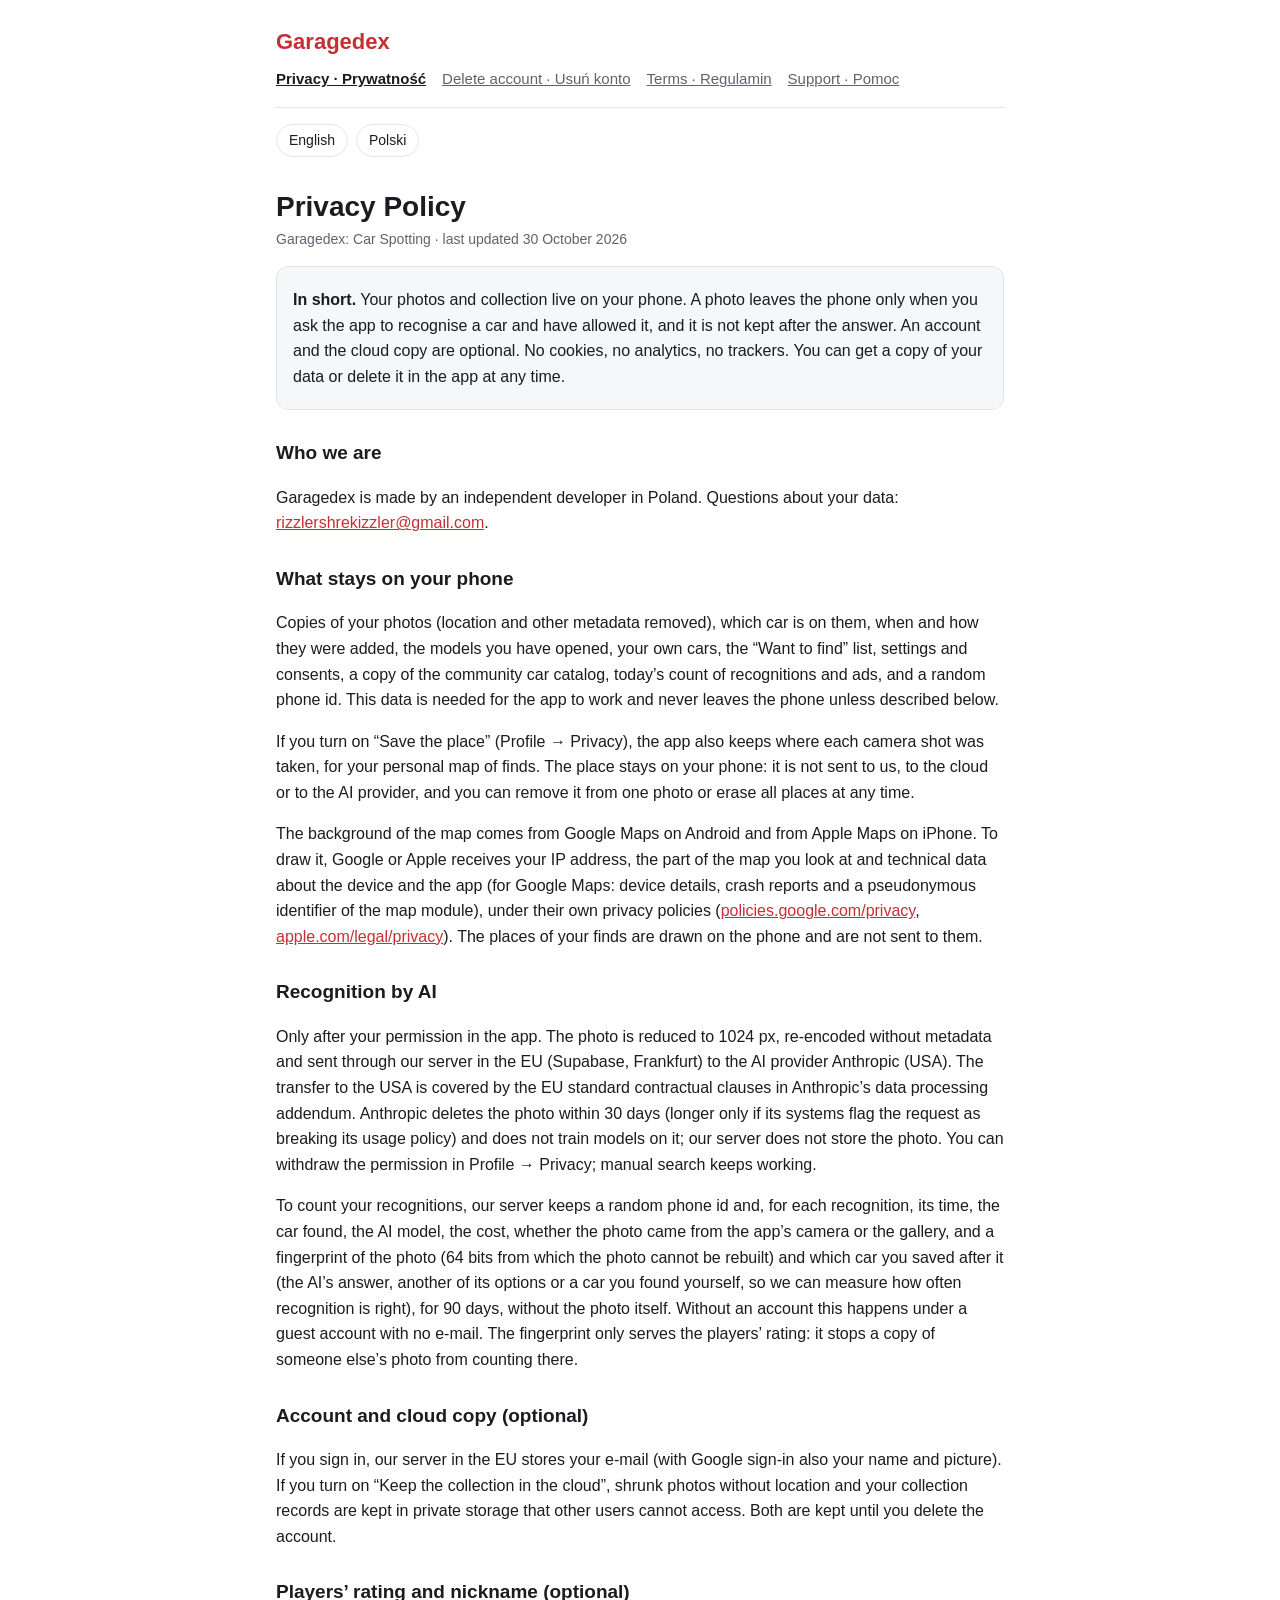
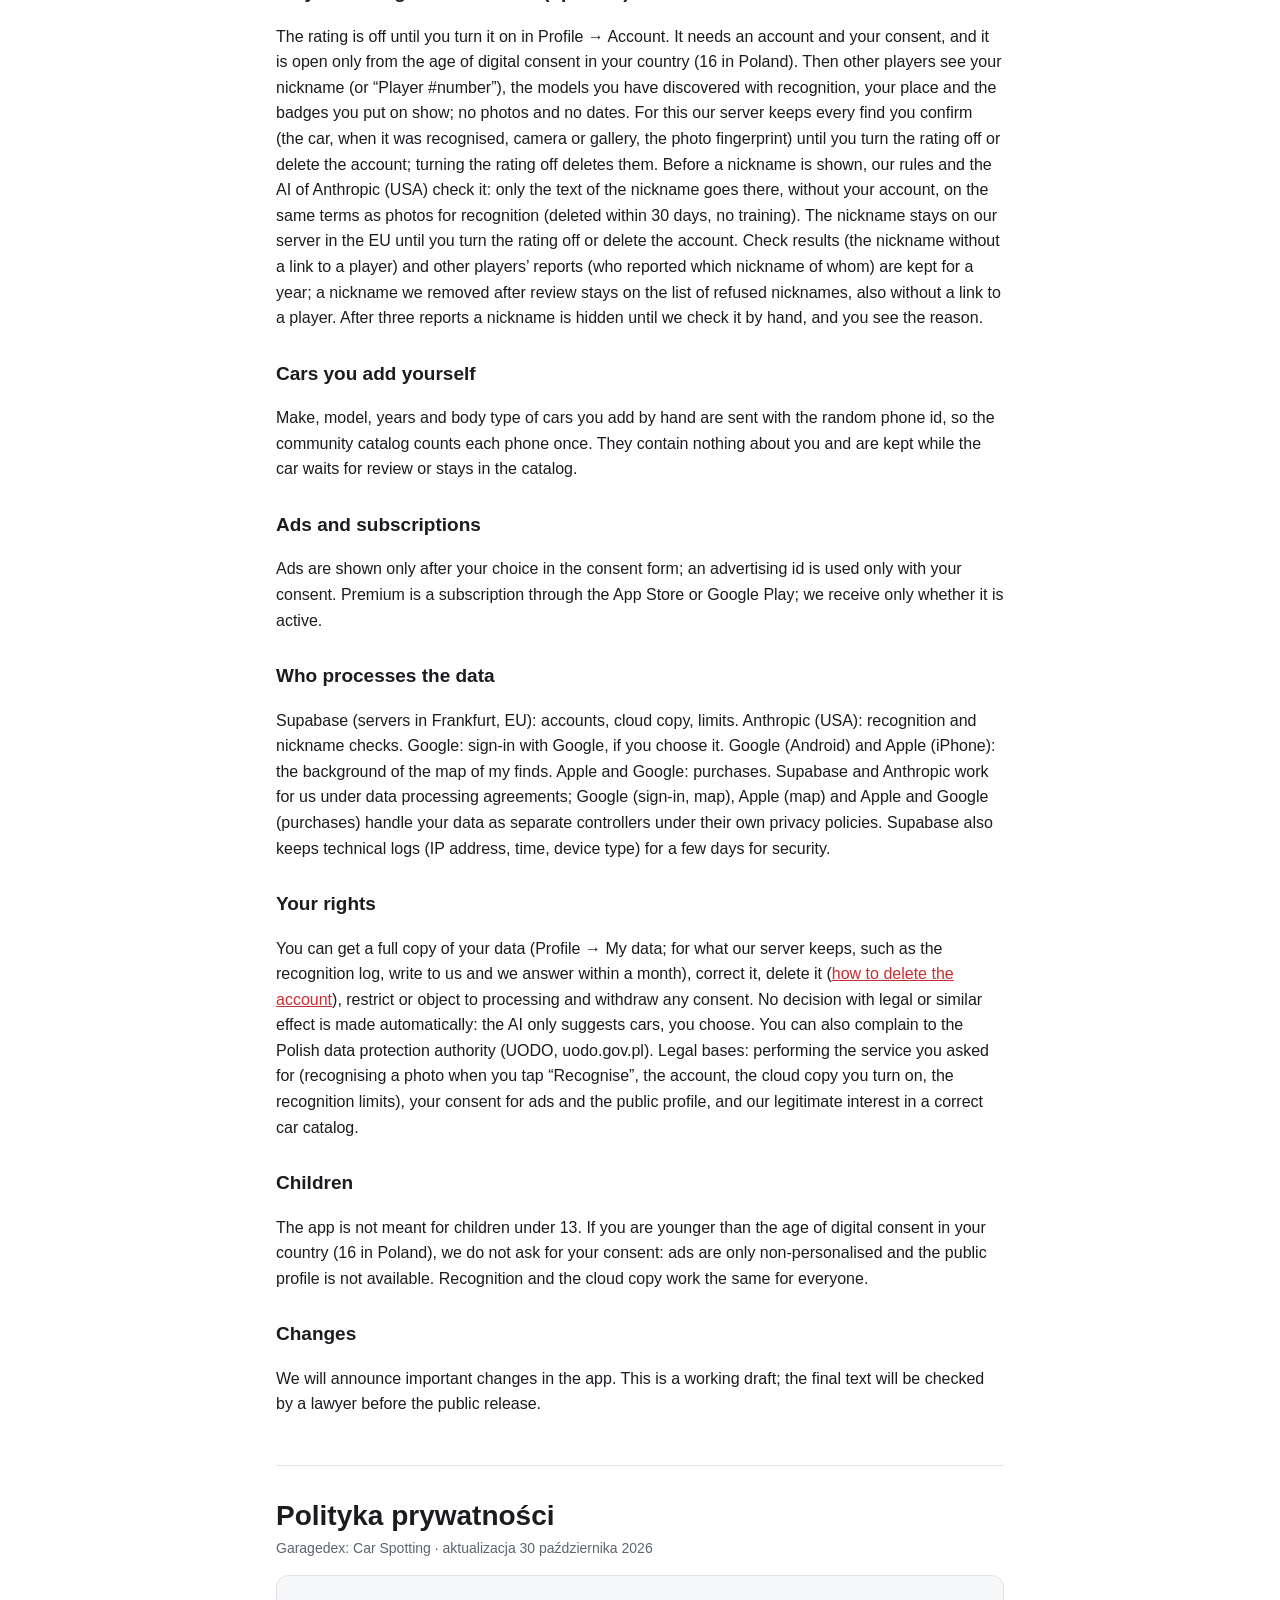
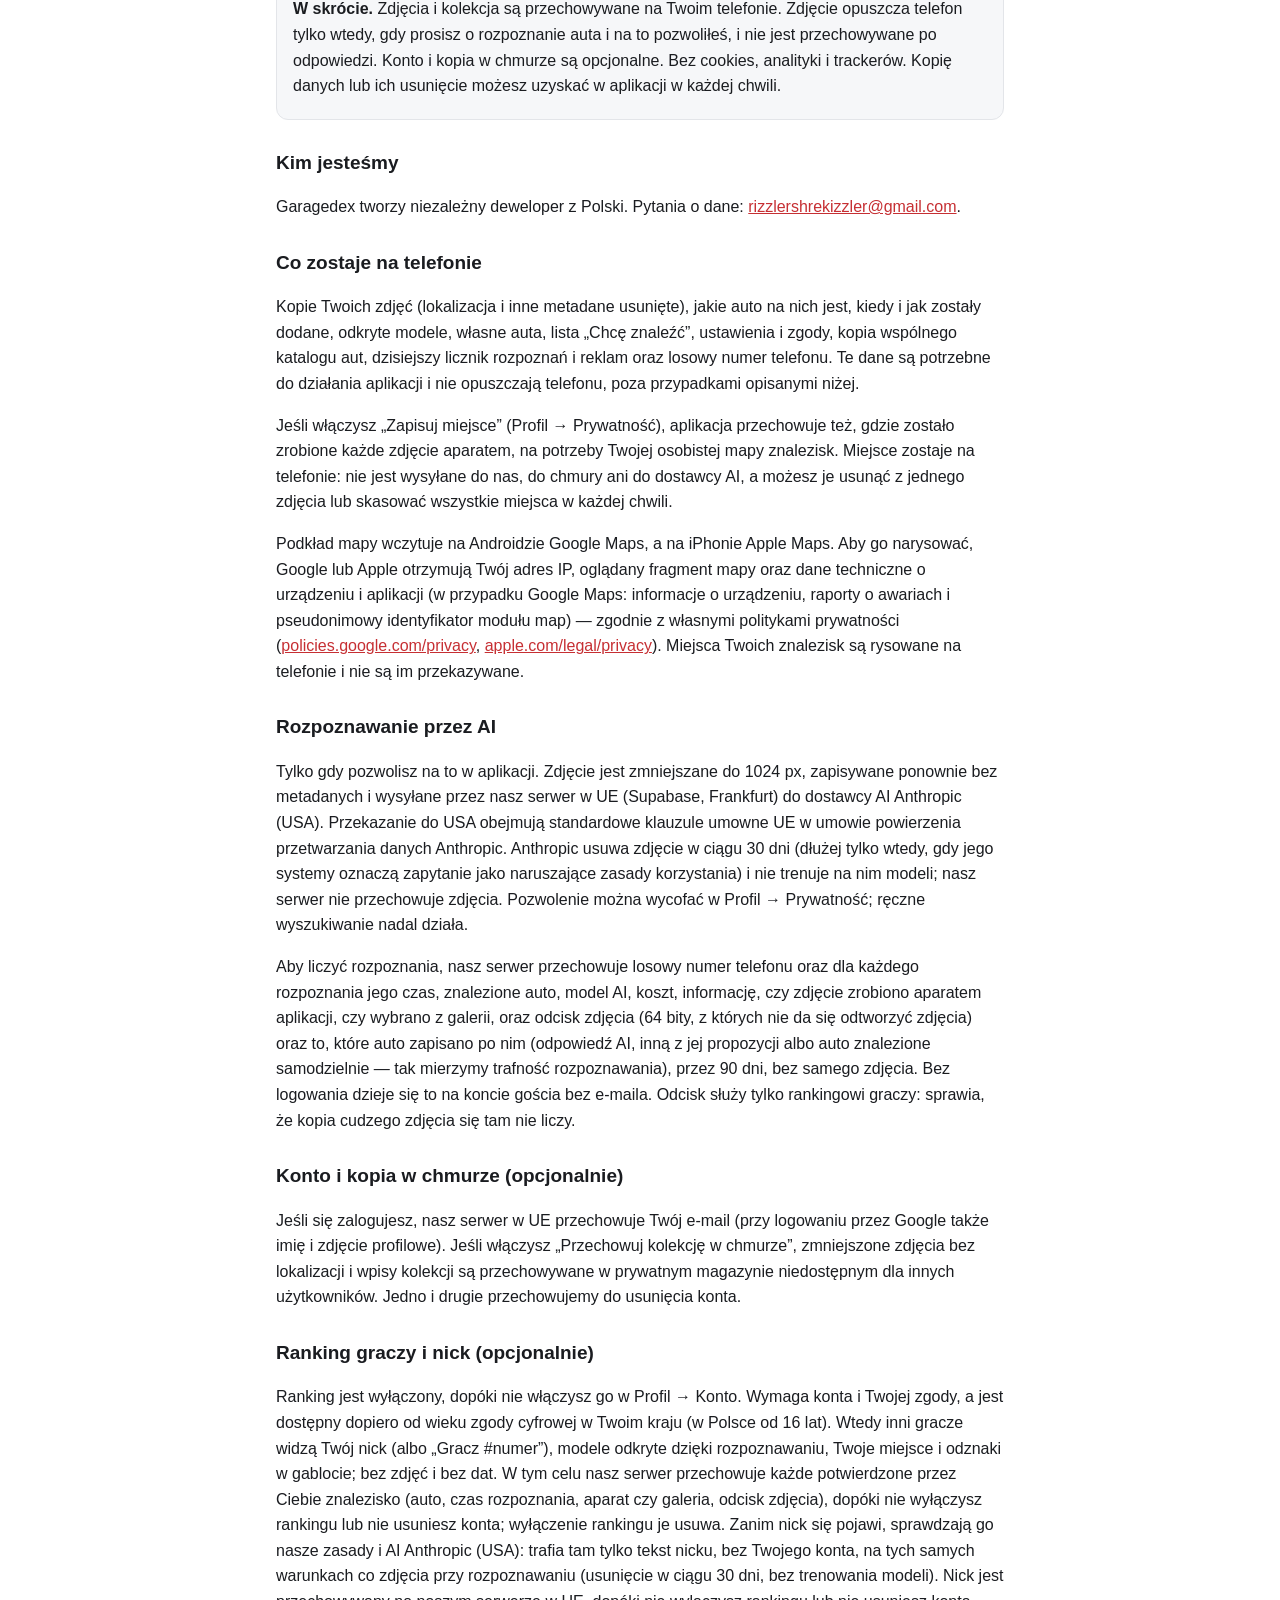
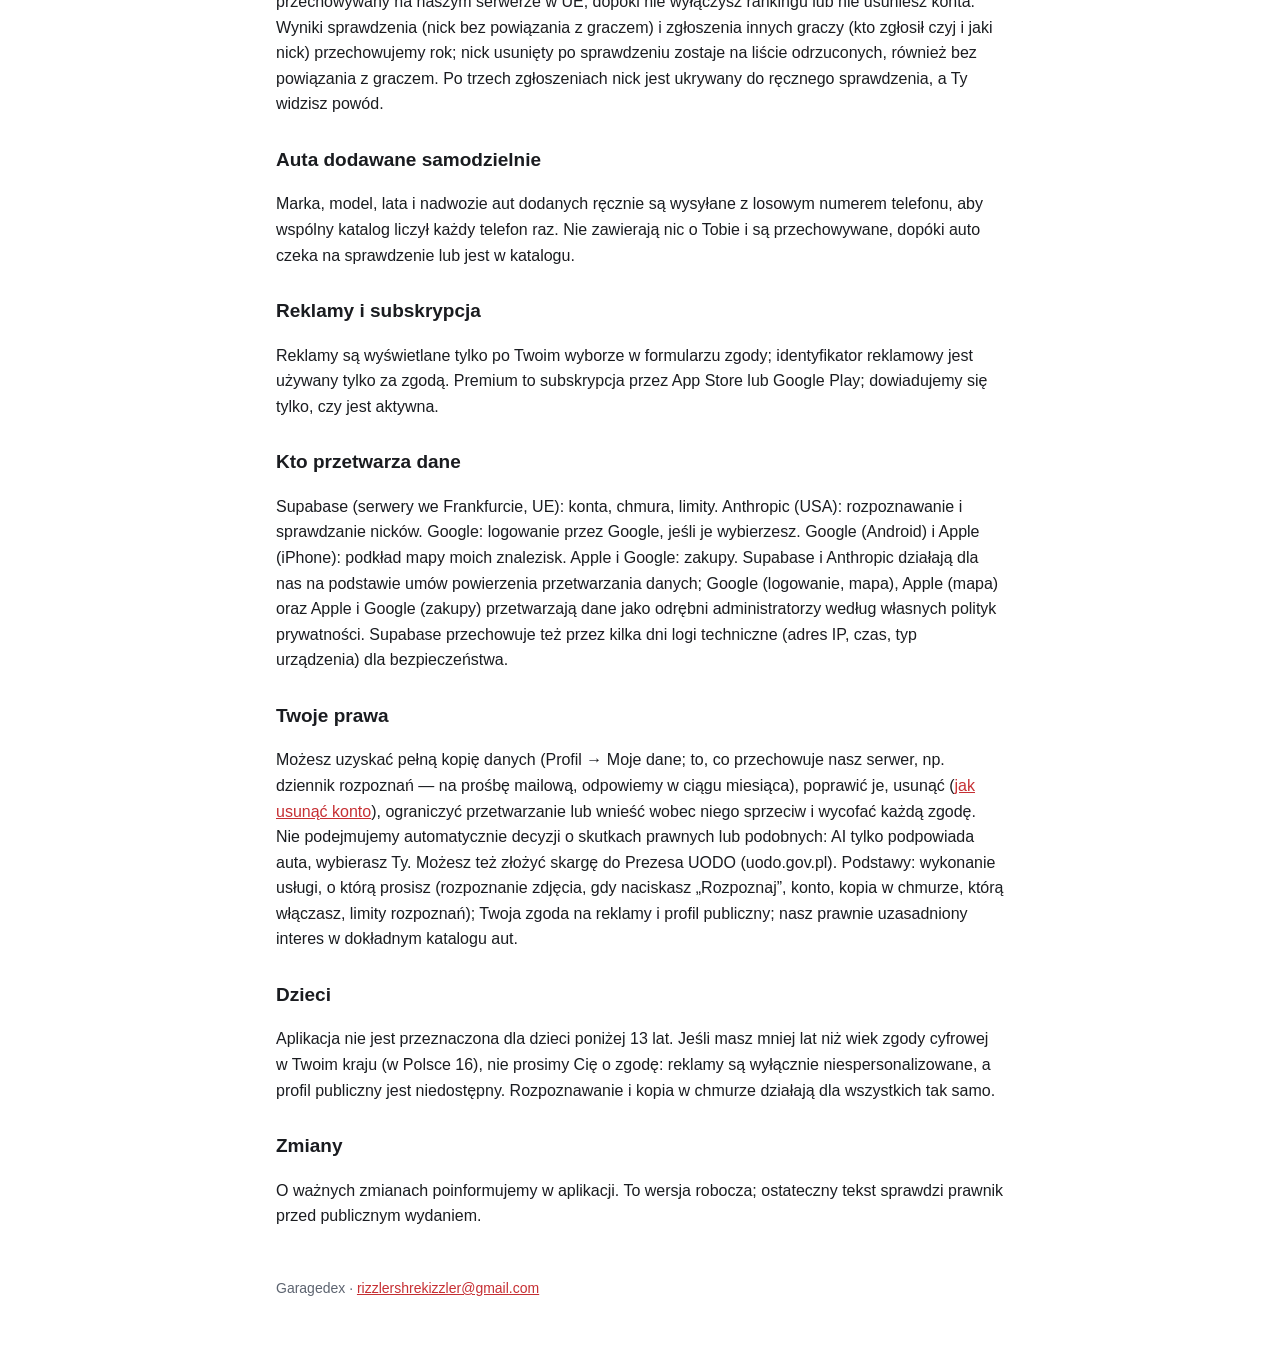
<file: index.html>
<!doctype html>
<html lang="en">
<head>
  <meta charset="utf-8">
  <meta name="viewport" content="width=device-width, initial-scale=1">
  <title>Garagedex — Privacy Policy</title>
  <link rel="stylesheet" href="style.css">
</head>
<body>
<main>
  <header>
    <a class="brand" href="index.html">Garagedex</a>
    <nav>
      <a href="index.html" aria-current="page">Privacy · Prywatność</a>
      <a href="delete-account.html">Delete account · Usuń konto</a>
      <a href="terms.html">Terms · Regulamin</a>
      <a href="support.html">Support · Pomoc</a>
    </nav>
  </header>
  <div class="languages"><a href="#en">English</a><a href="#pl">Polski</a></div>

  <section class="lang" id="en" lang="en">
    <h1>Privacy Policy</h1>
    <p class="date">Garagedex: Car Spotting · last updated 30 October 2026</p>
    <div class="short">
      <p><strong>In short.</strong> Your photos and collection live on your phone. A photo leaves the phone only when you ask the app to recognise a car and have allowed it, and it is not kept after the answer. An account and the cloud copy are optional. No cookies, no analytics, no trackers. You can get a copy of your data or delete it in the app at any time.</p>
    </div>

    <h2>Who we are</h2>
    <p>Garagedex is made by an independent developer in Poland. Questions about your data: <a href="mailto:rizzlershrekizzler@gmail.com">rizzlershrekizzler@gmail.com</a>.</p>

    <h2>What stays on your phone</h2>
    <p>Copies of your photos (location and other metadata removed), which car is on them, when and how they were added, the models you have opened, your own cars, the “Want to find” list, settings and consents, a copy of the community car catalog, today’s count of recognitions and ads, and a random phone id. This data is needed for the app to work and never leaves the phone unless described below.</p>
    <p>If you turn on “Save the place” (Profile → Privacy), the app also keeps where each camera shot was taken, for your personal map of finds. The place stays on your phone: it is not sent to us, to the cloud or to the AI provider, and you can remove it from one photo or erase all places at any time.</p>
    <p>The background of the map comes from Google Maps on Android and from Apple Maps on iPhone. To draw it, Google or Apple receives your IP address, the part of the map you look at and technical data about the device and the app (for Google Maps: device details, crash reports and a pseudonymous identifier of the map module), under their own privacy policies (<a href="https://policies.google.com/privacy">policies.google.com/privacy</a>, <a href="https://www.apple.com/legal/privacy/">apple.com/legal/privacy</a>). The places of your finds are drawn on the phone and are not sent to them.</p>

    <h2>Recognition by AI</h2>
    <p>Only after your permission in the app. The photo is reduced to 1024 px, re-encoded without metadata and sent through our server in the EU (Supabase, Frankfurt) to the AI provider Anthropic (USA). The transfer to the USA is covered by the EU standard contractual clauses in Anthropic’s data processing addendum. Anthropic deletes the photo within 30 days (longer only if its systems flag the request as breaking its usage policy) and does not train models on it; our server does not store the photo. You can withdraw the permission in Profile → Privacy; manual search keeps working.</p>
    <p>To count your recognitions, our server keeps a random phone id and, for each recognition, its time, the car found, the AI model, the cost, whether the photo came from the app’s camera or the gallery, and a fingerprint of the photo (64 bits from which the photo cannot be rebuilt) and which car you saved after it (the AI’s answer, another of its options or a car you found yourself, so we can measure how often recognition is right), for 90 days, without the photo itself. Without an account this happens under a guest account with no e-mail. The fingerprint only serves the players’ rating: it stops a copy of someone else’s photo from counting there.</p>

    <h2>Account and cloud copy (optional)</h2>
    <p>If you sign in, our server in the EU stores your e-mail (with Google sign-in also your name and picture). If you turn on “Keep the collection in the cloud”, shrunk photos without location and your collection records are kept in private storage that other users cannot access. Both are kept until you delete the account.</p>

    <h2>Players’ rating and nickname (optional)</h2>
    <p>The rating is off until you turn it on in Profile → Account. It needs an account and your consent, and it is open only from the age of digital consent in your country (16 in Poland). Then other players see your nickname (or “Player #number”), the models you have discovered with recognition, your place and the badges you put on show; no photos and no dates. For this our server keeps every find you confirm (the car, when it was recognised, camera or gallery, the photo fingerprint) until you turn the rating off or delete the account; turning the rating off deletes them. Before a nickname is shown, our rules and the AI of Anthropic (USA) check it: only the text of the nickname goes there, without your account, on the same terms as photos for recognition (deleted within 30 days, no training). The nickname stays on our server in the EU until you turn the rating off or delete the account. Check results (the nickname without a link to a player) and other players’ reports (who reported which nickname of whom) are kept for a year; a nickname we removed after review stays on the list of refused nicknames, also without a link to a player. After three reports a nickname is hidden until we check it by hand, and you see the reason.</p>

    <h2>Cars you add yourself</h2>
    <p>Make, model, years and body type of cars you add by hand are sent with the random phone id, so the community catalog counts each phone once. They contain nothing about you and are kept while the car waits for review or stays in the catalog.</p>

    <h2>Ads and subscriptions</h2>
    <p>Ads are shown only after your choice in the consent form; an advertising id is used only with your consent. Premium is a subscription through the App Store or Google Play; we receive only whether it is active.</p>

    <h2>Who processes the data</h2>
    <p>Supabase (servers in Frankfurt, EU): accounts, cloud copy, limits. Anthropic (USA): recognition and nickname checks. Google: sign-in with Google, if you choose it. Google (Android) and Apple (iPhone): the background of the map of my finds. Apple and Google: purchases. Supabase and Anthropic work for us under data processing agreements; Google (sign-in, map), Apple (map) and Apple and Google (purchases) handle your data as separate controllers under their own privacy policies. Supabase also keeps technical logs (IP address, time, device type) for a few days for security.</p>

    <h2>Your rights</h2>
    <p>You can get a full copy of your data (Profile → My data; for what our server keeps, such as the recognition log, write to us and we answer within a month), correct it, delete it (<a href="delete-account.html">how to delete the account</a>), restrict or object to processing and withdraw any consent. No decision with legal or similar effect is made automatically: the AI only suggests cars, you choose. You can also complain to the Polish data protection authority (UODO, uodo.gov.pl). Legal bases: performing the service you asked for (recognising a photo when you tap “Recognise”, the account, the cloud copy you turn on, the recognition limits), your consent for ads and the public profile, and our legitimate interest in a correct car catalog.</p>

    <h2>Children</h2>
    <p>The app is not meant for children under 13. If you are younger than the age of digital consent in your country (16 in Poland), we do not ask for your consent: ads are only non-personalised and the public profile is not available. Recognition and the cloud copy work the same for everyone.</p>

    <h2>Changes</h2>
    <p>We will announce important changes in the app. This is a working draft; the final text will be checked by a lawyer before the public release.</p>
  </section>

  <section class="lang" id="pl" lang="pl">
    <h1>Polityka prywatności</h1>
    <p class="date">Garagedex: Car Spotting · aktualizacja 30 października 2026</p>
    <div class="short">
      <p><strong>W skrócie.</strong> Zdjęcia i kolekcja są przechowywane na Twoim telefonie. Zdjęcie opuszcza telefon tylko wtedy, gdy prosisz o rozpoznanie auta i na to pozwoliłeś, i nie jest przechowywane po odpowiedzi. Konto i kopia w chmurze są opcjonalne. Bez cookies, analityki i trackerów. Kopię danych lub ich usunięcie możesz uzyskać w aplikacji w każdej chwili.</p>
    </div>

    <h2>Kim jesteśmy</h2>
    <p>Garagedex tworzy niezależny deweloper z Polski. Pytania o dane: <a href="mailto:rizzlershrekizzler@gmail.com">rizzlershrekizzler@gmail.com</a>.</p>

    <h2>Co zostaje na telefonie</h2>
    <p>Kopie Twoich zdjęć (lokalizacja i inne metadane usunięte), jakie auto na nich jest, kiedy i jak zostały dodane, odkryte modele, własne auta, lista „Chcę znaleźć”, ustawienia i zgody, kopia wspólnego katalogu aut, dzisiejszy licznik rozpoznań i reklam oraz losowy numer telefonu. Te dane są potrzebne do działania aplikacji i nie opuszczają telefonu, poza przypadkami opisanymi niżej.</p>
    <p>Jeśli włączysz „Zapisuj miejsce” (Profil → Prywatność), aplikacja przechowuje też, gdzie zostało zrobione każde zdjęcie aparatem, na potrzeby Twojej osobistej mapy znalezisk. Miejsce zostaje na telefonie: nie jest wysyłane do nas, do chmury ani do dostawcy AI, a możesz je usunąć z jednego zdjęcia lub skasować wszystkie miejsca w każdej chwili.</p>
    <p>Podkład mapy wczytuje na Androidzie Google Maps, a na iPhonie Apple Maps. Aby go narysować, Google lub Apple otrzymują Twój adres IP, oglądany fragment mapy oraz dane techniczne o urządzeniu i aplikacji (w przypadku Google Maps: informacje o urządzeniu, raporty o awariach i pseudonimowy identyfikator modułu map) — zgodnie z własnymi politykami prywatności (<a href="https://policies.google.com/privacy">policies.google.com/privacy</a>, <a href="https://www.apple.com/legal/privacy/">apple.com/legal/privacy</a>). Miejsca Twoich znalezisk są rysowane na telefonie i nie są im przekazywane.</p>

    <h2>Rozpoznawanie przez AI</h2>
    <p>Tylko gdy pozwolisz na to w aplikacji. Zdjęcie jest zmniejszane do 1024 px, zapisywane ponownie bez metadanych i wysyłane przez nasz serwer w UE (Supabase, Frankfurt) do dostawcy AI Anthropic (USA). Przekazanie do USA obejmują standardowe klauzule umowne UE w umowie powierzenia przetwarzania danych Anthropic. Anthropic usuwa zdjęcie w ciągu 30 dni (dłużej tylko wtedy, gdy jego systemy oznaczą zapytanie jako naruszające zasady korzystania) i nie trenuje na nim modeli; nasz serwer nie przechowuje zdjęcia. Pozwolenie można wycofać w Profil → Prywatność; ręczne wyszukiwanie nadal działa.</p>
    <p>Aby liczyć rozpoznania, nasz serwer przechowuje losowy numer telefonu oraz dla każdego rozpoznania jego czas, znalezione auto, model AI, koszt, informację, czy zdjęcie zrobiono aparatem aplikacji, czy wybrano z galerii, oraz odcisk zdjęcia (64 bity, z których nie da się odtworzyć zdjęcia) oraz to, które auto zapisano po nim (odpowiedź AI, inną z jej propozycji albo auto znalezione samodzielnie — tak mierzymy trafność rozpoznawania), przez 90 dni, bez samego zdjęcia. Bez logowania dzieje się to na koncie gościa bez e-maila. Odcisk służy tylko rankingowi graczy: sprawia, że kopia cudzego zdjęcia się tam nie liczy.</p>

    <h2>Konto i kopia w chmurze (opcjonalnie)</h2>
    <p>Jeśli się zalogujesz, nasz serwer w UE przechowuje Twój e-mail (przy logowaniu przez Google także imię i zdjęcie profilowe). Jeśli włączysz „Przechowuj kolekcję w chmurze”, zmniejszone zdjęcia bez lokalizacji i wpisy kolekcji są przechowywane w prywatnym magazynie niedostępnym dla innych użytkowników. Jedno i drugie przechowujemy do usunięcia konta.</p>

    <h2>Ranking graczy i nick (opcjonalnie)</h2>
    <p>Ranking jest wyłączony, dopóki nie włączysz go w Profil → Konto. Wymaga konta i Twojej zgody, a jest dostępny dopiero od wieku zgody cyfrowej w Twoim kraju (w Polsce od 16 lat). Wtedy inni gracze widzą Twój nick (albo „Gracz #numer”), modele odkryte dzięki rozpoznawaniu, Twoje miejsce i odznaki w gablocie; bez zdjęć i bez dat. W tym celu nasz serwer przechowuje każde potwierdzone przez Ciebie znalezisko (auto, czas rozpoznania, aparat czy galeria, odcisk zdjęcia), dopóki nie wyłączysz rankingu lub nie usuniesz konta; wyłączenie rankingu je usuwa. Zanim nick się pojawi, sprawdzają go nasze zasady i AI Anthropic (USA): trafia tam tylko tekst nicku, bez Twojego konta, na tych samych warunkach co zdjęcia przy rozpoznawaniu (usunięcie w ciągu 30 dni, bez trenowania modeli). Nick jest przechowywany na naszym serwerze w UE, dopóki nie wyłączysz rankingu lub nie usuniesz konta. Wyniki sprawdzenia (nick bez powiązania z graczem) i zgłoszenia innych graczy (kto zgłosił czyj i jaki nick) przechowujemy rok; nick usunięty po sprawdzeniu zostaje na liście odrzuconych, również bez powiązania z graczem. Po trzech zgłoszeniach nick jest ukrywany do ręcznego sprawdzenia, a Ty widzisz powód.</p>

    <h2>Auta dodawane samodzielnie</h2>
    <p>Marka, model, lata i nadwozie aut dodanych ręcznie są wysyłane z losowym numerem telefonu, aby wspólny katalog liczył każdy telefon raz. Nie zawierają nic o Tobie i są przechowywane, dopóki auto czeka na sprawdzenie lub jest w katalogu.</p>

    <h2>Reklamy i subskrypcja</h2>
    <p>Reklamy są wyświetlane tylko po Twoim wyborze w formularzu zgody; identyfikator reklamowy jest używany tylko za zgodą. Premium to subskrypcja przez App Store lub Google Play; dowiadujemy się tylko, czy jest aktywna.</p>

    <h2>Kto przetwarza dane</h2>
    <p>Supabase (serwery we Frankfurcie, UE): konta, chmura, limity. Anthropic (USA): rozpoznawanie i sprawdzanie nicków. Google: logowanie przez Google, jeśli je wybierzesz. Google (Android) i Apple (iPhone): podkład mapy moich znalezisk. Apple i Google: zakupy. Supabase i Anthropic działają dla nas na podstawie umów powierzenia przetwarzania danych; Google (logowanie, mapa), Apple (mapa) oraz Apple i Google (zakupy) przetwarzają dane jako odrębni administratorzy według własnych polityk prywatności. Supabase przechowuje też przez kilka dni logi techniczne (adres IP, czas, typ urządzenia) dla bezpieczeństwa.</p>

    <h2>Twoje prawa</h2>
    <p>Możesz uzyskać pełną kopię danych (Profil → Moje dane; to, co przechowuje nasz serwer, np. dziennik rozpoznań — na prośbę mailową, odpowiemy w ciągu miesiąca), poprawić je, usunąć (<a href="delete-account.html#pl">jak usunąć konto</a>), ograniczyć przetwarzanie lub wnieść wobec niego sprzeciw i wycofać każdą zgodę. Nie podejmujemy automatycznie decyzji o skutkach prawnych lub podobnych: AI tylko podpowiada auta, wybierasz Ty. Możesz też złożyć skargę do Prezesa UODO (uodo.gov.pl). Podstawy: wykonanie usługi, o którą prosisz (rozpoznanie zdjęcia, gdy naciskasz „Rozpoznaj”, konto, kopia w chmurze, którą włączasz, limity rozpoznań); Twoja zgoda na reklamy i profil publiczny; nasz prawnie uzasadniony interes w dokładnym katalogu aut.</p>

    <h2>Dzieci</h2>
    <p>Aplikacja nie jest przeznaczona dla dzieci poniżej 13 lat. Jeśli masz mniej lat niż wiek zgody cyfrowej w Twoim kraju (w Polsce 16), nie prosimy Cię o zgodę: reklamy są wyłącznie niespersonalizowane, a profil publiczny jest niedostępny. Rozpoznawanie i kopia w chmurze działają dla wszystkich tak samo.</p>

    <h2>Zmiany</h2>
    <p>O ważnych zmianach poinformujemy w aplikacji. To wersja robocza; ostateczny tekst sprawdzi prawnik przed publicznym wydaniem.</p>
  </section>

  <footer>Garagedex · <a href="mailto:rizzlershrekizzler@gmail.com">rizzlershrekizzler@gmail.com</a></footer>
</main>
</body>
</html>
</file>
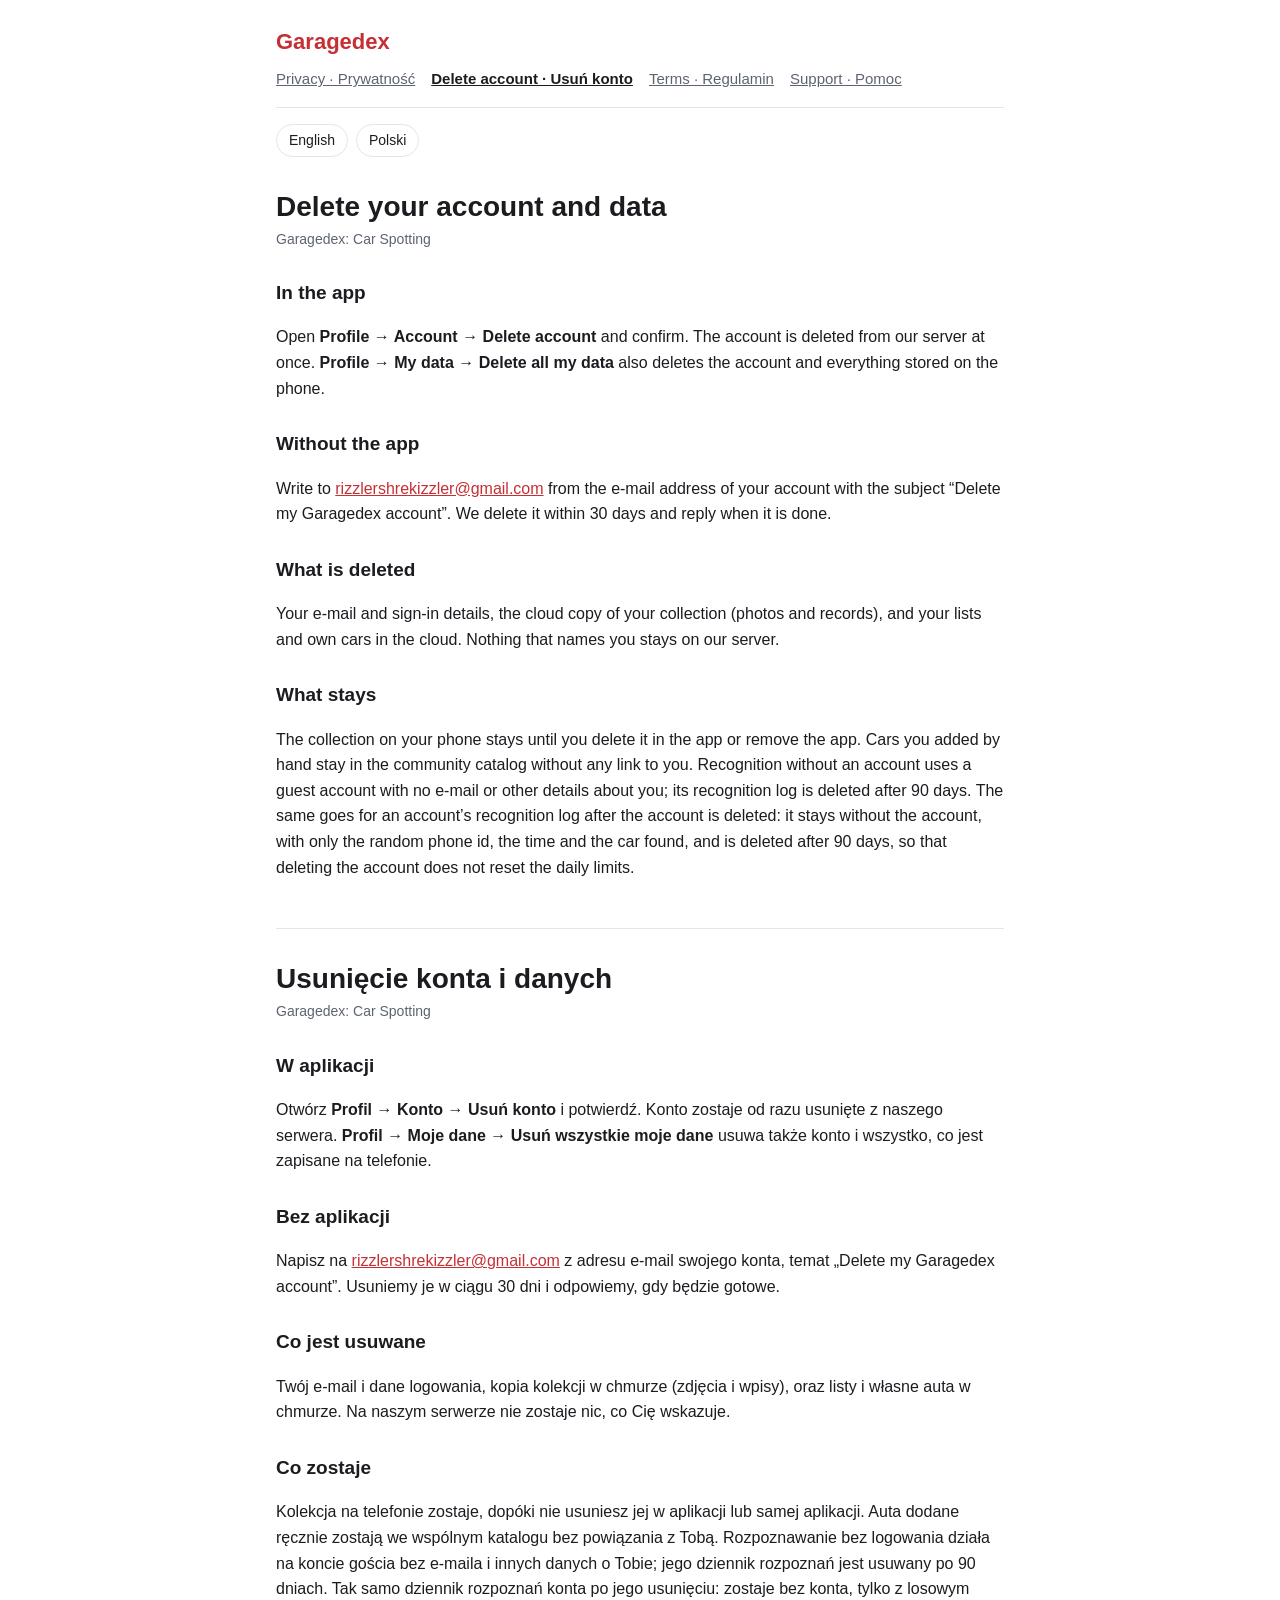
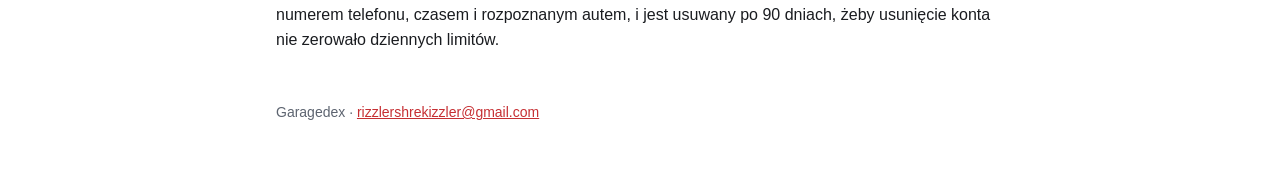
<file: delete-account.html>
<!doctype html>
<html lang="en">
<head>
  <meta charset="utf-8">
  <meta name="viewport" content="width=device-width, initial-scale=1">
  <title>Garagedex — Delete account</title>
  <link rel="stylesheet" href="style.css">
</head>
<body>
<main>
  <header>
    <a class="brand" href="index.html">Garagedex</a>
    <nav>
      <a href="index.html">Privacy · Prywatność</a>
      <a href="delete-account.html" aria-current="page">Delete account · Usuń konto</a>
      <a href="terms.html">Terms · Regulamin</a>
      <a href="support.html">Support · Pomoc</a>
    </nav>
  </header>
  <div class="languages"><a href="#en">English</a><a href="#pl">Polski</a></div>

  <section class="lang" id="en" lang="en">
    <h1>Delete your account and data</h1>
    <p class="date">Garagedex: Car Spotting</p>

    <h2>In the app</h2>
    <p>Open <strong>Profile → Account → Delete account</strong> and confirm. The account is deleted from our server at once. <strong>Profile → My data → Delete all my data</strong> also deletes the account and everything stored on the phone.</p>

    <h2>Without the app</h2>
    <p>Write to <a href="mailto:rizzlershrekizzler@gmail.com?subject=Delete%20my%20Garagedex%20account">rizzlershrekizzler@gmail.com</a> from the e-mail address of your account with the subject “Delete my Garagedex account”. We delete it within 30 days and reply when it is done.</p>

    <h2>What is deleted</h2>
    <p>Your e-mail and sign-in details, the cloud copy of your collection (photos and records), and your lists and own cars in the cloud. Nothing that names you stays on our server.</p>

    <h2>What stays</h2>
    <p>The collection on your phone stays until you delete it in the app or remove the app. Cars you added by hand stay in the community catalog without any link to you. Recognition without an account uses a guest account with no e-mail or other details about you; its recognition log is deleted after 90 days. The same goes for an account’s recognition log after the account is deleted: it stays without the account, with only the random phone id, the time and the car found, and is deleted after 90 days, so that deleting the account does not reset the daily limits.</p>
  </section>

  <section class="lang" id="pl" lang="pl">
    <h1>Usunięcie konta i danych</h1>
    <p class="date">Garagedex: Car Spotting</p>

    <h2>W aplikacji</h2>
    <p>Otwórz <strong>Profil → Konto → Usuń konto</strong> i potwierdź. Konto zostaje od razu usunięte z naszego serwera. <strong>Profil → Moje dane → Usuń wszystkie moje dane</strong> usuwa także konto i wszystko, co jest zapisane na telefonie.</p>

    <h2>Bez aplikacji</h2>
    <p>Napisz na <a href="mailto:rizzlershrekizzler@gmail.com?subject=Delete%20my%20Garagedex%20account">rizzlershrekizzler@gmail.com</a> z adresu e-mail swojego konta, temat „Delete my Garagedex account”. Usuniemy je w ciągu 30 dni i odpowiemy, gdy będzie gotowe.</p>

    <h2>Co jest usuwane</h2>
    <p>Twój e-mail i dane logowania, kopia kolekcji w chmurze (zdjęcia i wpisy), oraz listy i własne auta w chmurze. Na naszym serwerze nie zostaje nic, co Cię wskazuje.</p>

    <h2>Co zostaje</h2>
    <p>Kolekcja na telefonie zostaje, dopóki nie usuniesz jej w aplikacji lub samej aplikacji. Auta dodane ręcznie zostają we wspólnym katalogu bez powiązania z Tobą. Rozpoznawanie bez logowania działa na koncie gościa bez e-maila i innych danych o Tobie; jego dziennik rozpoznań jest usuwany po 90 dniach. Tak samo dziennik rozpoznań konta po jego usunięciu: zostaje bez konta, tylko z losowym numerem telefonu, czasem i rozpoznanym autem, i jest usuwany po 90 dniach, żeby usunięcie konta nie zerowało dziennych limitów.</p>
  </section>

  <footer>Garagedex · <a href="mailto:rizzlershrekizzler@gmail.com">rizzlershrekizzler@gmail.com</a></footer>
</main>
</body>
</html>
</file>
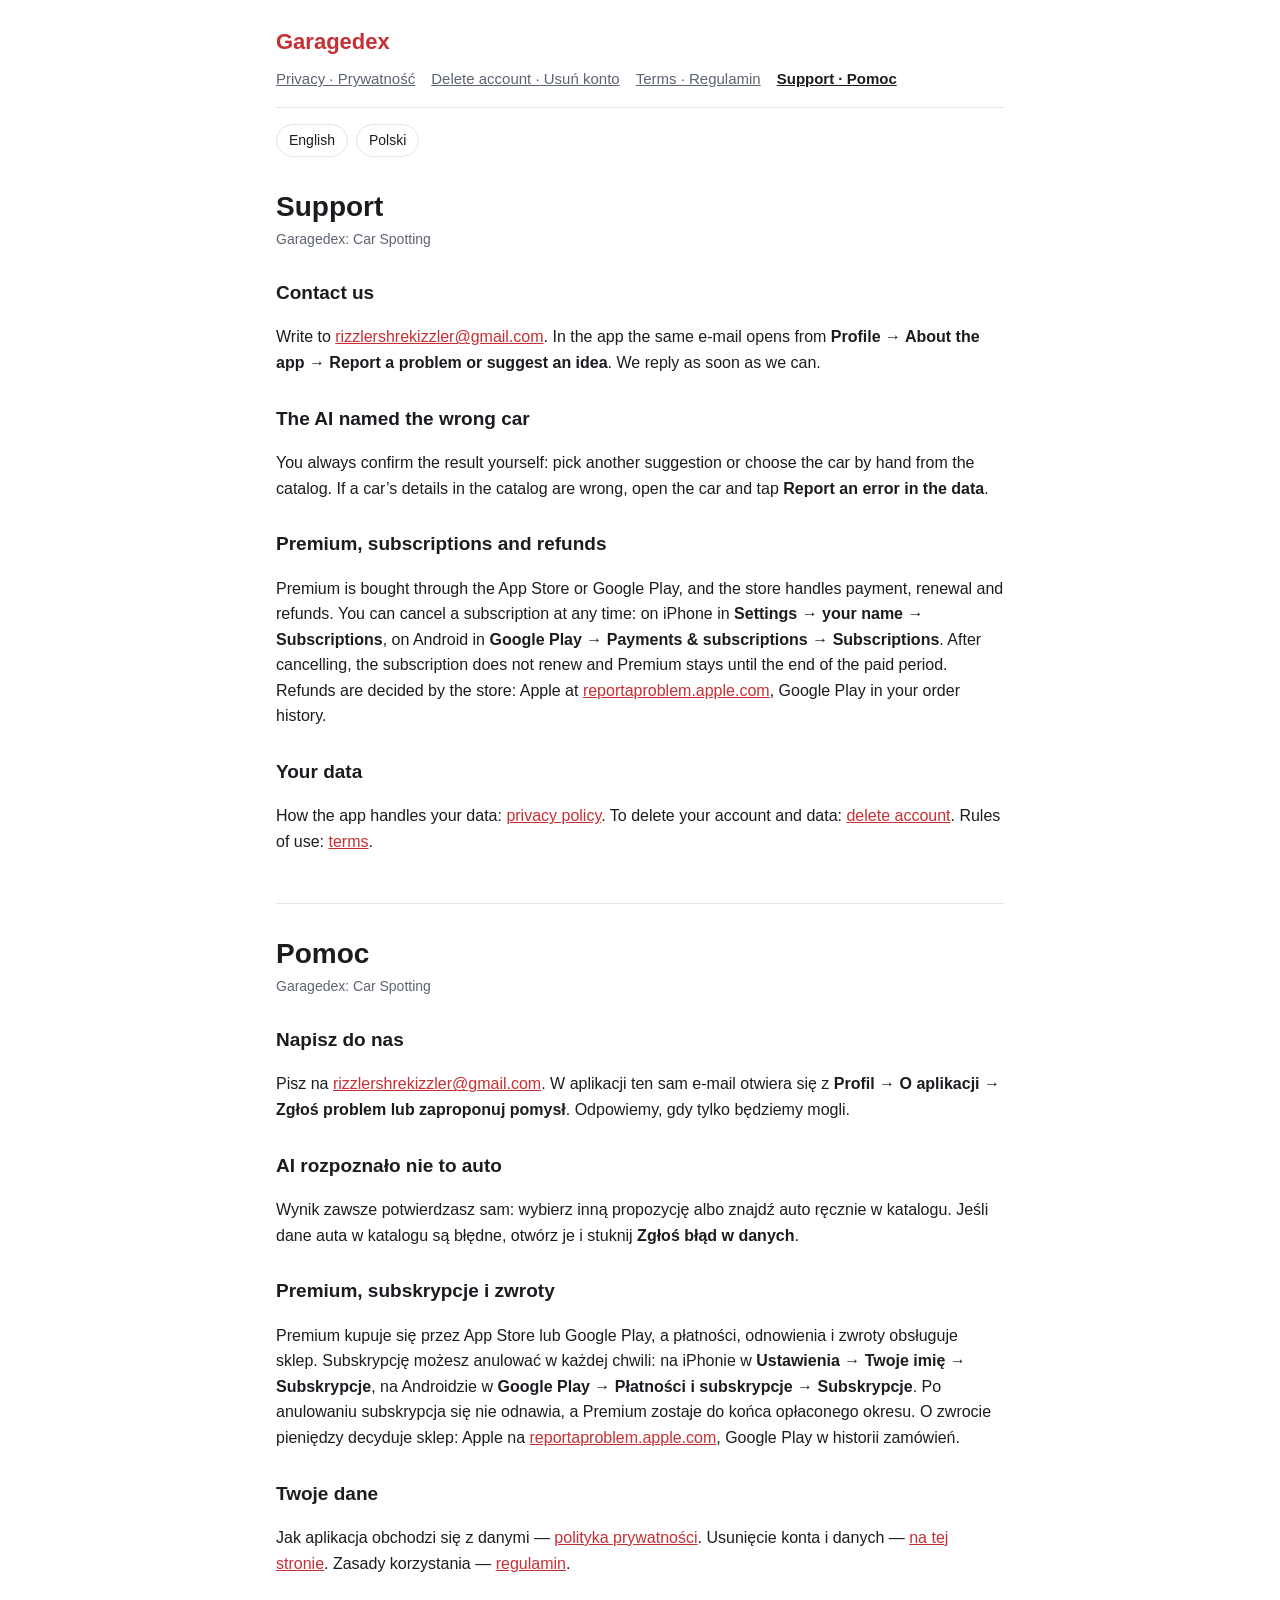
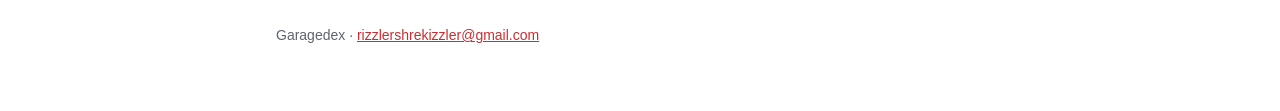
<file: support.html>
<!doctype html>
<html lang="en">
<head>
  <meta charset="utf-8">
  <meta name="viewport" content="width=device-width, initial-scale=1">
  <title>Garagedex — Support</title>
  <link rel="stylesheet" href="style.css">
</head>
<body>
<main>
  <header>
    <a class="brand" href="index.html">Garagedex</a>
    <nav>
      <a href="index.html">Privacy · Prywatność</a>
      <a href="delete-account.html">Delete account · Usuń konto</a>
      <a href="terms.html">Terms · Regulamin</a>
      <a href="support.html" aria-current="page">Support · Pomoc</a>
    </nav>
  </header>
  <div class="languages"><a href="#en">English</a><a href="#pl">Polski</a></div>

  <section class="lang" id="en" lang="en">
    <h1>Support</h1>
    <p class="date">Garagedex: Car Spotting</p>

    <h2>Contact us</h2>
    <p>Write to <a href="mailto:rizzlershrekizzler@gmail.com?subject=Garagedex">rizzlershrekizzler@gmail.com</a>. In the app the same e-mail opens from <strong>Profile → About the app → Report a problem or suggest an idea</strong>. We reply as soon as we can.</p>

    <h2>The AI named the wrong car</h2>
    <p>You always confirm the result yourself: pick another suggestion or choose the car by hand from the catalog. If a car’s details in the catalog are wrong, open the car and tap <strong>Report an error in the data</strong>.</p>

    <h2>Premium, subscriptions and refunds</h2>
    <p>Premium is bought through the App Store or Google Play, and the store handles payment, renewal and refunds. You can cancel a subscription at any time: on iPhone in <strong>Settings → your name → Subscriptions</strong>, on Android in <strong>Google Play → Payments &amp; subscriptions → Subscriptions</strong>. After cancelling, the subscription does not renew and Premium stays until the end of the paid period. Refunds are decided by the store: Apple at <a href="https://reportaproblem.apple.com">reportaproblem.apple.com</a>, Google Play in your order history.</p>

    <h2>Your data</h2>
    <p>How the app handles your data: <a href="index.html">privacy policy</a>. To delete your account and data: <a href="delete-account.html">delete account</a>. Rules of use: <a href="terms.html">terms</a>.</p>
  </section>

  <section class="lang" id="pl" lang="pl">
    <h1>Pomoc</h1>
    <p class="date">Garagedex: Car Spotting</p>

    <h2>Napisz do nas</h2>
    <p>Pisz na <a href="mailto:rizzlershrekizzler@gmail.com?subject=Garagedex">rizzlershrekizzler@gmail.com</a>. W aplikacji ten sam e-mail otwiera się z <strong>Profil → O aplikacji → Zgłoś problem lub zaproponuj pomysł</strong>. Odpowiemy, gdy tylko będziemy mogli.</p>

    <h2>AI rozpoznało nie to auto</h2>
    <p>Wynik zawsze potwierdzasz sam: wybierz inną propozycję albo znajdź auto ręcznie w katalogu. Jeśli dane auta w katalogu są błędne, otwórz je i stuknij <strong>Zgłoś błąd w danych</strong>.</p>

    <h2>Premium, subskrypcje i zwroty</h2>
    <p>Premium kupuje się przez App Store lub Google Play, a płatności, odnowienia i zwroty obsługuje sklep. Subskrypcję możesz anulować w każdej chwili: na iPhonie w <strong>Ustawienia → Twoje imię → Subskrypcje</strong>, na Androidzie w <strong>Google Play → Płatności i subskrypcje → Subskrypcje</strong>. Po anulowaniu subskrypcja się nie odnawia, a Premium zostaje do końca opłaconego okresu. O zwrocie pieniędzy decyduje sklep: Apple na <a href="https://reportaproblem.apple.com">reportaproblem.apple.com</a>, Google Play w historii zamówień.</p>

    <h2>Twoje dane</h2>
    <p>Jak aplikacja obchodzi się z danymi — <a href="index.html">polityka prywatności</a>. Usunięcie konta i danych — <a href="delete-account.html">na tej stronie</a>. Zasady korzystania — <a href="terms.html">regulamin</a>.</p>
  </section>

  <footer>Garagedex · <a href="mailto:rizzlershrekizzler@gmail.com">rizzlershrekizzler@gmail.com</a></footer>
</main>
</body>
</html>
</file>
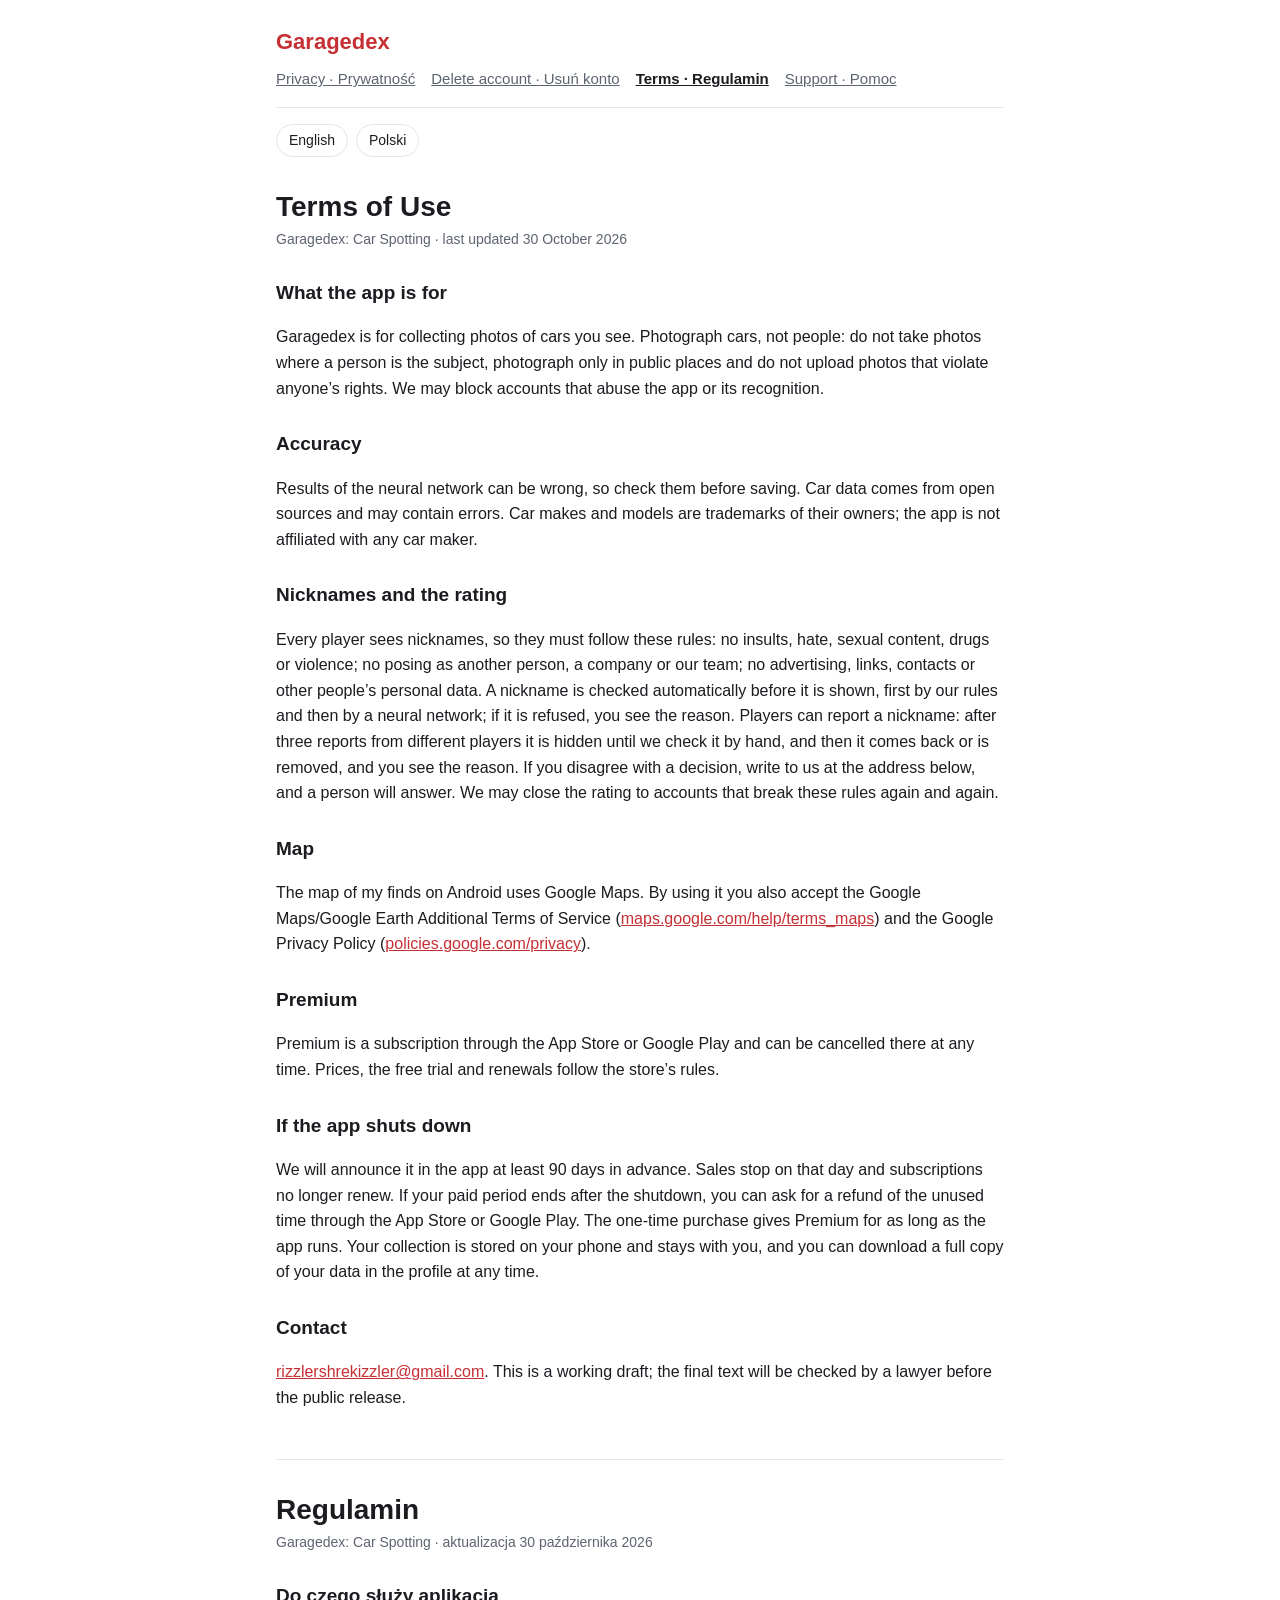
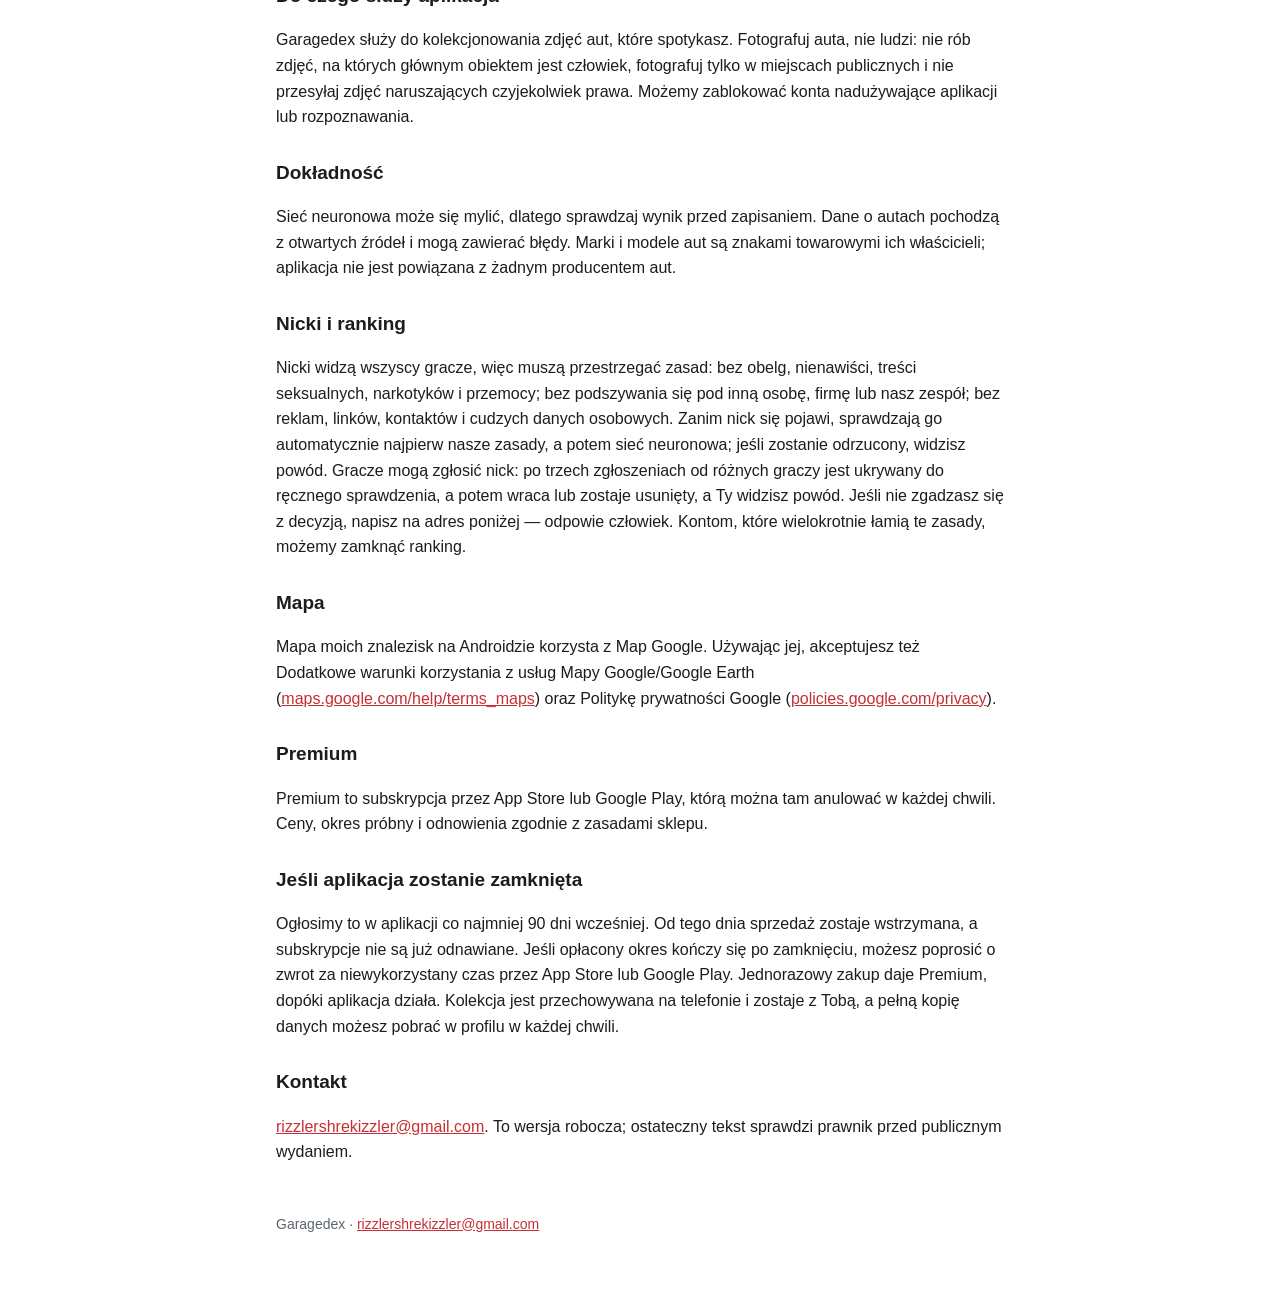
<file: terms.html>
<!doctype html>
<html lang="en">
<head>
  <meta charset="utf-8">
  <meta name="viewport" content="width=device-width, initial-scale=1">
  <title>Garagedex — Terms of Use</title>
  <link rel="stylesheet" href="style.css">
</head>
<body>
<main>
  <header>
    <a class="brand" href="index.html">Garagedex</a>
    <nav>
      <a href="index.html">Privacy · Prywatność</a>
      <a href="delete-account.html">Delete account · Usuń konto</a>
      <a href="terms.html" aria-current="page">Terms · Regulamin</a>
      <a href="support.html">Support · Pomoc</a>
    </nav>
  </header>
  <div class="languages"><a href="#en">English</a><a href="#pl">Polski</a></div>

  <section class="lang" id="en" lang="en">
    <h1>Terms of Use</h1>
    <p class="date">Garagedex: Car Spotting · last updated 30 October 2026</p>

    <h2>What the app is for</h2>
    <p>Garagedex is for collecting photos of cars you see. Photograph cars, not people: do not take photos where a person is the subject, photograph only in public places and do not upload photos that violate anyone’s rights. We may block accounts that abuse the app or its recognition.</p>

    <h2>Accuracy</h2>
    <p>Results of the neural network can be wrong, so check them before saving. Car data comes from open sources and may contain errors. Car makes and models are trademarks of their owners; the app is not affiliated with any car maker.</p>

    <h2>Nicknames and the rating</h2>
    <p>Every player sees nicknames, so they must follow these rules: no insults, hate, sexual content, drugs or violence; no posing as another person, a company or our team; no advertising, links, contacts or other people’s personal data. A nickname is checked automatically before it is shown, first by our rules and then by a neural network; if it is refused, you see the reason. Players can report a nickname: after three reports from different players it is hidden until we check it by hand, and then it comes back or is removed, and you see the reason. If you disagree with a decision, write to us at the address below, and a person will answer. We may close the rating to accounts that break these rules again and again.</p>

    <h2>Map</h2>
    <p>The map of my finds on Android uses Google Maps. By using it you also accept the Google Maps/Google Earth Additional Terms of Service (<a href="https://maps.google.com/help/terms_maps/">maps.google.com/help/terms_maps</a>) and the Google Privacy Policy (<a href="https://policies.google.com/privacy">policies.google.com/privacy</a>).</p>

    <h2>Premium</h2>
    <p>Premium is a subscription through the App Store or Google Play and can be cancelled there at any time. Prices, the free trial and renewals follow the store’s rules.</p>

    <h2>If the app shuts down</h2>
    <p>We will announce it in the app at least 90 days in advance. Sales stop on that day and subscriptions no longer renew. If your paid period ends after the shutdown, you can ask for a refund of the unused time through the App Store or Google Play. The one-time purchase gives Premium for as long as the app runs. Your collection is stored on your phone and stays with you, and you can download a full copy of your data in the profile at any time.</p>

    <h2>Contact</h2>
    <p><a href="mailto:rizzlershrekizzler@gmail.com">rizzlershrekizzler@gmail.com</a>. This is a working draft; the final text will be checked by a lawyer before the public release.</p>
  </section>

  <section class="lang" id="pl" lang="pl">
    <h1>Regulamin</h1>
    <p class="date">Garagedex: Car Spotting · aktualizacja 30 października 2026</p>

    <h2>Do czego służy aplikacja</h2>
    <p>Garagedex służy do kolekcjonowania zdjęć aut, które spotykasz. Fotografuj auta, nie ludzi: nie rób zdjęć, na których głównym obiektem jest człowiek, fotografuj tylko w miejscach publicznych i nie przesyłaj zdjęć naruszających czyjekolwiek prawa. Możemy zablokować konta nadużywające aplikacji lub rozpoznawania.</p>

    <h2>Dokładność</h2>
    <p>Sieć neuronowa może się mylić, dlatego sprawdzaj wynik przed zapisaniem. Dane o autach pochodzą z otwartych źródeł i mogą zawierać błędy. Marki i modele aut są znakami towarowymi ich właścicieli; aplikacja nie jest powiązana z żadnym producentem aut.</p>

    <h2>Nicki i ranking</h2>
    <p>Nicki widzą wszyscy gracze, więc muszą przestrzegać zasad: bez obelg, nienawiści, treści seksualnych, narkotyków i przemocy; bez podszywania się pod inną osobę, firmę lub nasz zespół; bez reklam, linków, kontaktów i cudzych danych osobowych. Zanim nick się pojawi, sprawdzają go automatycznie najpierw nasze zasady, a potem sieć neuronowa; jeśli zostanie odrzucony, widzisz powód. Gracze mogą zgłosić nick: po trzech zgłoszeniach od różnych graczy jest ukrywany do ręcznego sprawdzenia, a potem wraca lub zostaje usunięty, a Ty widzisz powód. Jeśli nie zgadzasz się z decyzją, napisz na adres poniżej — odpowie człowiek. Kontom, które wielokrotnie łamią te zasady, możemy zamknąć ranking.</p>

    <h2>Mapa</h2>
    <p>Mapa moich znalezisk na Androidzie korzysta z Map Google. Używając jej, akceptujesz też Dodatkowe warunki korzystania z usług Mapy Google/Google Earth (<a href="https://maps.google.com/help/terms_maps/">maps.google.com/help/terms_maps</a>) oraz Politykę prywatności Google (<a href="https://policies.google.com/privacy">policies.google.com/privacy</a>).</p>

    <h2>Premium</h2>
    <p>Premium to subskrypcja przez App Store lub Google Play, którą można tam anulować w każdej chwili. Ceny, okres próbny i odnowienia zgodnie z zasadami sklepu.</p>

    <h2>Jeśli aplikacja zostanie zamknięta</h2>
    <p>Ogłosimy to w aplikacji co najmniej 90 dni wcześniej. Od tego dnia sprzedaż zostaje wstrzymana, a subskrypcje nie są już odnawiane. Jeśli opłacony okres kończy się po zamknięciu, możesz poprosić o zwrot za niewykorzystany czas przez App Store lub Google Play. Jednorazowy zakup daje Premium, dopóki aplikacja działa. Kolekcja jest przechowywana na telefonie i zostaje z Tobą, a pełną kopię danych możesz pobrać w profilu w każdej chwili.</p>

    <h2>Kontakt</h2>
    <p><a href="mailto:rizzlershrekizzler@gmail.com">rizzlershrekizzler@gmail.com</a>. To wersja robocza; ostateczny tekst sprawdzi prawnik przed publicznym wydaniem.</p>
  </section>

  <footer>Garagedex · <a href="mailto:rizzlershrekizzler@gmail.com">rizzlershrekizzler@gmail.com</a></footer>
</main>
</body>
</html>
</file>
<file: style.css>
:root {
  --bg: #ffffff;
  --text: #1a1c20;
  --muted: #5d6470;
  --accent: #c62f33;
  --border: #e3e5e9;
  --card: #f6f7f9;
}

@media (prefers-color-scheme: dark) {
  :root {
    --bg: #0f1115;
    --text: #eceef2;
    --muted: #9aa1ad;
    --accent: #ff5a5f;
    --border: #262a31;
    --card: #171a20;
  }
}

* { box-sizing: border-box; }

body {
  margin: 0;
  background: var(--bg);
  color: var(--text);
  font: 16px/1.6 -apple-system, BlinkMacSystemFont, "Segoe UI", Roboto, sans-serif;
}

main { max-width: 760px; margin: 0 auto; padding: 24px 16px 64px; }

header { border-bottom: 1px solid var(--border); padding-bottom: 16px; margin-bottom: 8px; }
header .brand { font-size: 22px; font-weight: 700; color: var(--accent); text-decoration: none; }
nav { display: flex; flex-wrap: wrap; gap: 6px 16px; margin-top: 8px; font-size: 15px; }
nav a { color: var(--muted); }
nav a[aria-current="page"] { color: var(--text); font-weight: 600; }

.languages { display: flex; gap: 8px; margin: 16px 0; }
.languages a {
  padding: 4px 12px;
  border: 1px solid var(--border);
  border-radius: 999px;
  color: var(--text);
  text-decoration: none;
  font-size: 14px;
}

a { color: var(--accent); }
h1 { font-size: 28px; line-height: 1.25; margin: 32px 0 4px; }
h2 { font-size: 19px; margin: 28px 0 6px; }
.date { color: var(--muted); font-size: 14px; margin: 0 0 16px; }
.short { background: var(--card); border: 1px solid var(--border); border-radius: 12px; padding: 4px 16px; }
section.lang { border-top: 1px solid var(--border); margin-top: 48px; }
section.lang:first-of-type { border-top: 0; margin-top: 0; }
footer { margin-top: 48px; color: var(--muted); font-size: 14px; }
</file>
